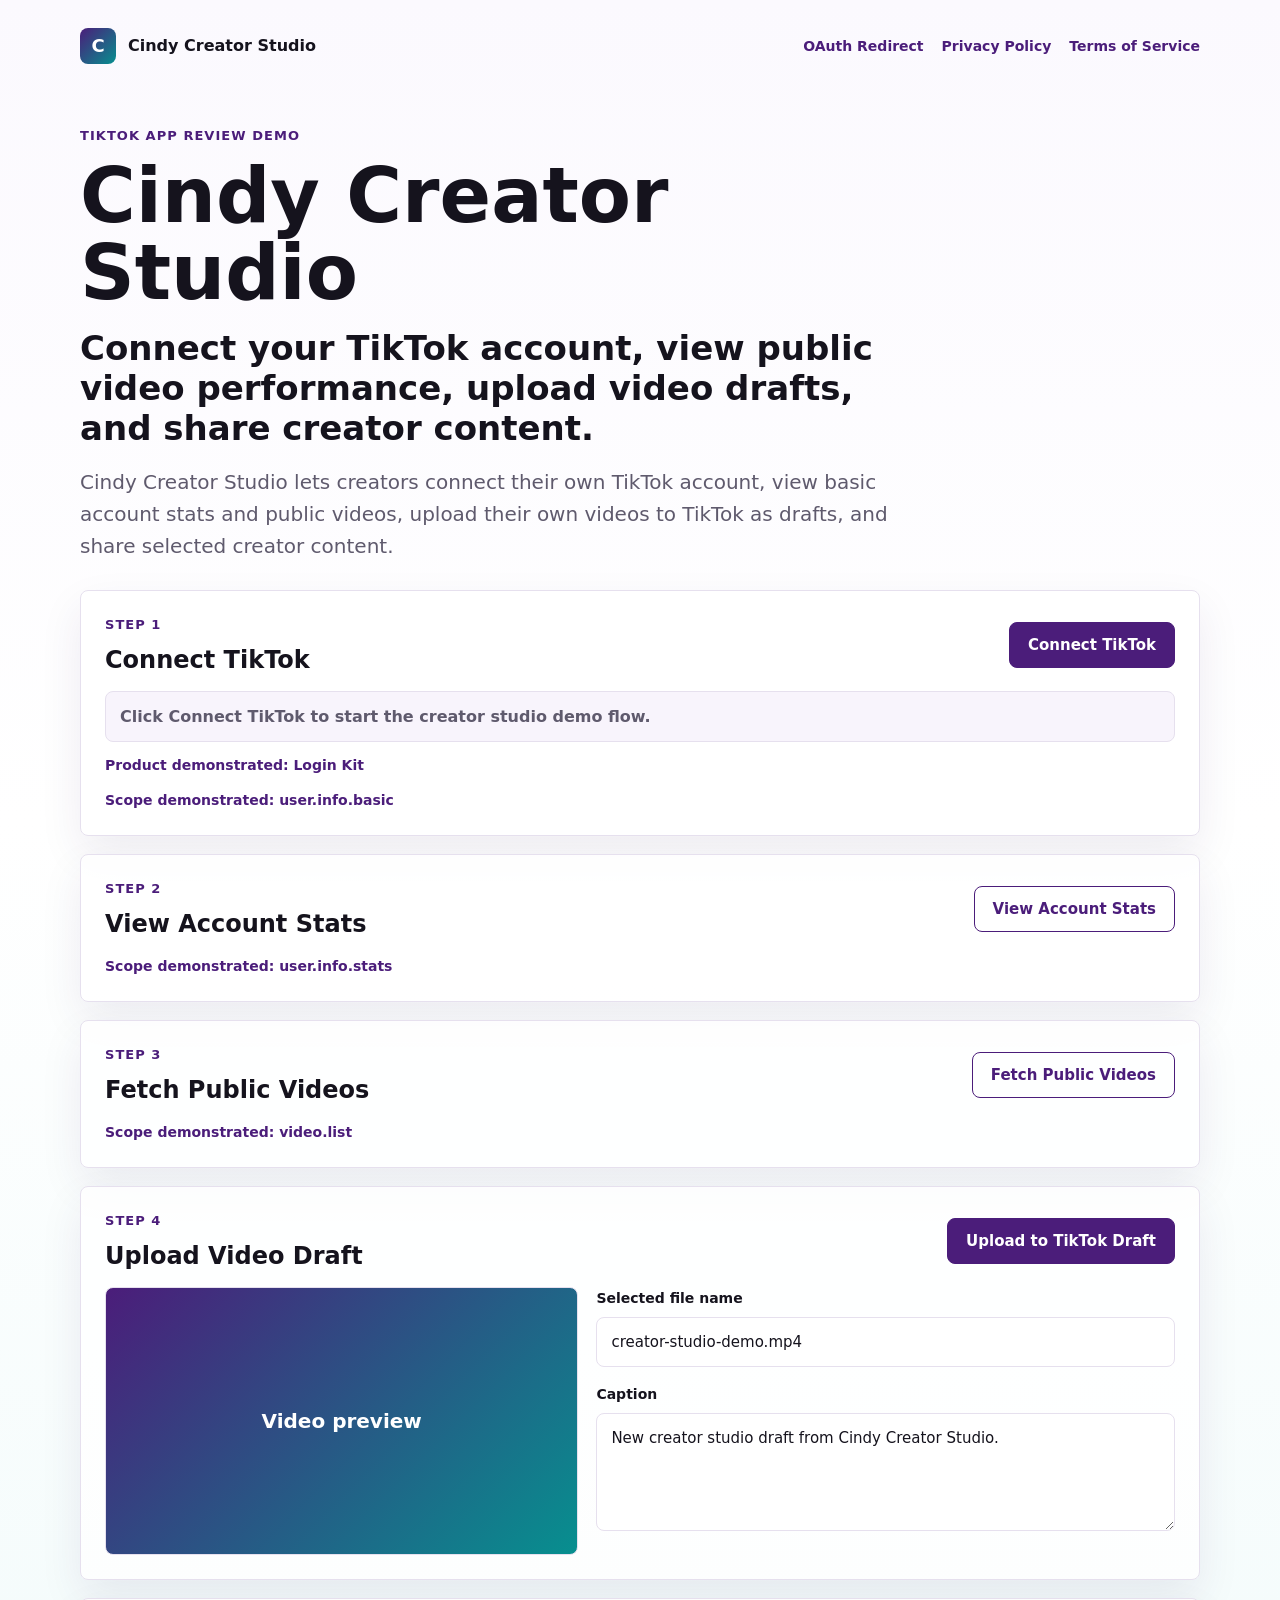
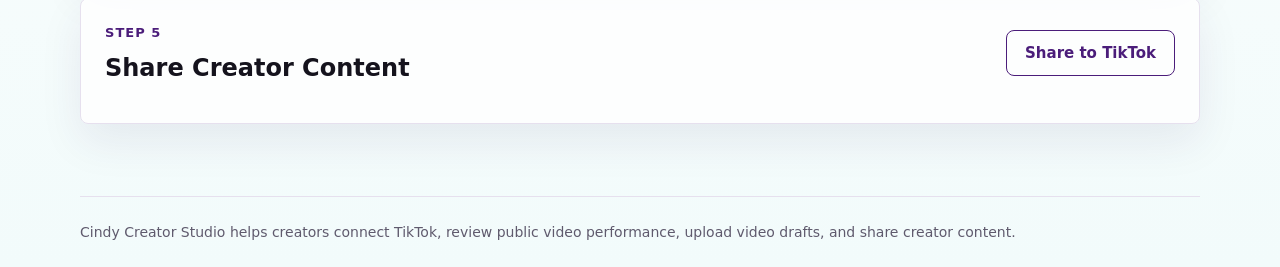
<file: index.html>
<!doctype html>
<html lang="en">
  <head>
    <meta charset="utf-8">
    <meta name="viewport" content="width=device-width, initial-scale=1">
    <title>Cindy Creator Studio</title>
    <meta name="description" content="Cindy Creator Studio lets creators connect TikTok, view public video performance, upload video drafts, and share creator content.">
    <link rel="stylesheet" href="styles.css">
  </head>
  <body>
    <header class="site-header">
      <a class="brand" href="index.html">
        <span class="brand-mark">C</span>
        <span>Cindy Creator Studio</span>
      </a>
      <nav class="nav" aria-label="Site pages">
        <a href="callback.html">OAuth Redirect</a>
        <a href="privacy.html">Privacy Policy</a>
        <a href="terms.html">Terms of Service</a>
      </nav>
    </header>

    <main class="demo-shell">
      <section class="demo-hero" aria-label="Application overview">
        <p class="eyebrow">TikTok app review demo</p>
        <h1>Cindy Creator Studio</h1>
        <p class="subtitle">Connect your TikTok account, view public video performance, upload video drafts, and share creator content.</p>
        <p class="lede">Cindy Creator Studio lets creators connect their own TikTok account, view basic account stats and public videos, upload their own videos to TikTok as drafts, and share selected creator content.</p>
      </section>

      <section class="demo-panel" aria-label="Connect TikTok demo">
        <div class="step-header">
          <div>
            <p class="eyebrow">Step 1</p>
            <h2>Connect TikTok</h2>
          </div>
          <button class="button" type="button" id="connectButton">Connect TikTok</button>
        </div>
        <div class="status-banner is-muted" id="connectStatus">Click Connect TikTok to start the creator studio demo flow.</div>
        <div class="profile-card compact is-hidden" id="basicProfile">
          <div class="avatar-placeholder" aria-label="Avatar placeholder">CD</div>
          <div>
            <p class="profile-name">Cindy Demo Creator</p>
            <p class="profile-detail">Display name: Cindy Demo Creator</p>
            <p class="profile-detail">Open ID: open_id_cindy_demo_2026</p>
          </div>
        </div>
        <p class="scope-label">Product demonstrated: Login Kit</p>
        <p class="scope-label">Scope demonstrated: user.info.basic</p>
      </section>

      <section class="demo-panel" aria-label="Account stats demo">
        <div class="step-header">
          <div>
            <p class="eyebrow">Step 2</p>
            <h2>View Account Stats</h2>
          </div>
          <button class="button secondary" type="button" id="statsButton">View Account Stats</button>
        </div>
        <div class="metric-grid is-hidden" id="statsGrid">
          <div class="metric">
            <span>Follower count</span>
            <strong>12,345</strong>
          </div>
          <div class="metric">
            <span>Following count</span>
            <strong>321</strong>
          </div>
          <div class="metric">
            <span>Likes count</span>
            <strong>88,000</strong>
          </div>
          <div class="metric">
            <span>Video count</span>
            <strong>128</strong>
          </div>
        </div>
        <p class="scope-label">Scope demonstrated: user.info.stats</p>
      </section>

      <section class="demo-panel" aria-label="Public videos demo">
        <div class="step-header">
          <div>
            <p class="eyebrow">Step 3</p>
            <h2>Fetch Public Videos</h2>
          </div>
          <button class="button secondary" type="button" id="videosButton">Fetch Public Videos</button>
        </div>
        <p class="scope-label">Scope demonstrated: video.list</p>
        <div class="table-wrap is-hidden" id="videosTableWrap">
          <table>
            <thead>
              <tr>
                <th>Caption</th>
                <th>Video URL</th>
                <th>Publish time</th>
                <th>View count</th>
                <th>Like count</th>
                <th>Comment count</th>
                <th>Share count</th>
              </tr>
            </thead>
            <tbody>
              <tr>
                <td>Morning creator routine</td>
                <td><a href="https://www.tiktok.com/@cindy.demo/video/1001">tiktok.com/@cindy.demo/video/1001</a></td>
                <td>2026-05-18 09:30</td>
                <td>24,810</td>
                <td>2,104</td>
                <td>86</td>
                <td>319</td>
              </tr>
              <tr>
                <td>Behind the scenes setup</td>
                <td><a href="https://www.tiktok.com/@cindy.demo/video/1002">tiktok.com/@cindy.demo/video/1002</a></td>
                <td>2026-05-17 14:12</td>
                <td>18,402</td>
                <td>1,448</td>
                <td>54</td>
                <td>211</td>
              </tr>
              <tr>
                <td>Creator Q&amp;A highlights</td>
                <td><a href="https://www.tiktok.com/@cindy.demo/video/1003">tiktok.com/@cindy.demo/video/1003</a></td>
                <td>2026-05-16 18:45</td>
                <td>31,775</td>
                <td>3,092</td>
                <td>127</td>
                <td>406</td>
              </tr>
            </tbody>
          </table>
        </div>
      </section>

      <section class="demo-panel" aria-label="Upload video draft demo">
        <div class="step-header">
          <div>
            <p class="eyebrow">Step 4</p>
            <h2>Upload Video Draft</h2>
          </div>
          <button class="button" type="button" id="uploadButton">Upload to TikTok Draft</button>
        </div>
        <div class="upload-demo">
          <div class="video-preview-placeholder">Video preview</div>
          <div>
            <label class="field-label" for="mockFile">Selected file name</label>
            <input class="text-input" id="mockFile" type="text" value="creator-studio-demo.mp4">
            <label class="field-label" for="captionField">Caption</label>
            <textarea class="text-input caption-input" id="captionField">New creator studio draft from Cindy Creator Studio.</textarea>
          </div>
        </div>
        <div class="status-stack is-hidden" id="uploadResult">
          <div class="status-banner">Product demonstrated: Content Posting API</div>
          <div class="status-banner">Scope demonstrated: video.upload</div>
          <div class="status-banner">Video uploaded to TikTok as a draft.</div>
          <div class="status-banner">The creator continues editing and publishing inside TikTok.</div>
        </div>
      </section>

      <section class="demo-panel" aria-label="Share Kit demo">
        <div class="step-header">
          <div>
            <p class="eyebrow">Step 5</p>
            <h2>Share Creator Content</h2>
          </div>
          <button class="button secondary" type="button" id="shareButton">Share to TikTok</button>
        </div>
        <div class="status-stack is-hidden" id="shareResult">
          <div class="status-banner">Product demonstrated: Share Kit</div>
          <div class="status-banner">Share Kit opens TikTok so the creator can share selected content.</div>
        </div>
      </section>
    </main>

    <footer class="site-footer">
      Cindy Creator Studio helps creators connect TikTok, review public video performance, upload video drafts, and share creator content.
    </footer>

    <script>
      const connectButton = document.querySelector('#connectButton');
      const connectStatus = document.querySelector('#connectStatus');
      const basicProfile = document.querySelector('#basicProfile');
      const statsButton = document.querySelector('#statsButton');
      const statsGrid = document.querySelector('#statsGrid');
      const videosButton = document.querySelector('#videosButton');
      const videosTableWrap = document.querySelector('#videosTableWrap');
      const uploadButton = document.querySelector('#uploadButton');
      const uploadResult = document.querySelector('#uploadResult');
      const shareButton = document.querySelector('#shareButton');
      const shareResult = document.querySelector('#shareResult');

      connectButton.addEventListener('click', () => {
        connectStatus.classList.remove('is-muted');
        connectStatus.textContent = 'TikTok account connected through Login Kit.';
        basicProfile.classList.remove('is-hidden');
      });

      statsButton.addEventListener('click', () => {
        statsGrid.classList.remove('is-hidden');
      });

      videosButton.addEventListener('click', () => {
        videosTableWrap.classList.remove('is-hidden');
      });

      uploadButton.addEventListener('click', () => {
        uploadResult.classList.remove('is-hidden');
      });

      shareButton.addEventListener('click', () => {
        shareResult.classList.remove('is-hidden');
      });
    </script>
  </body>
</html>
</file>
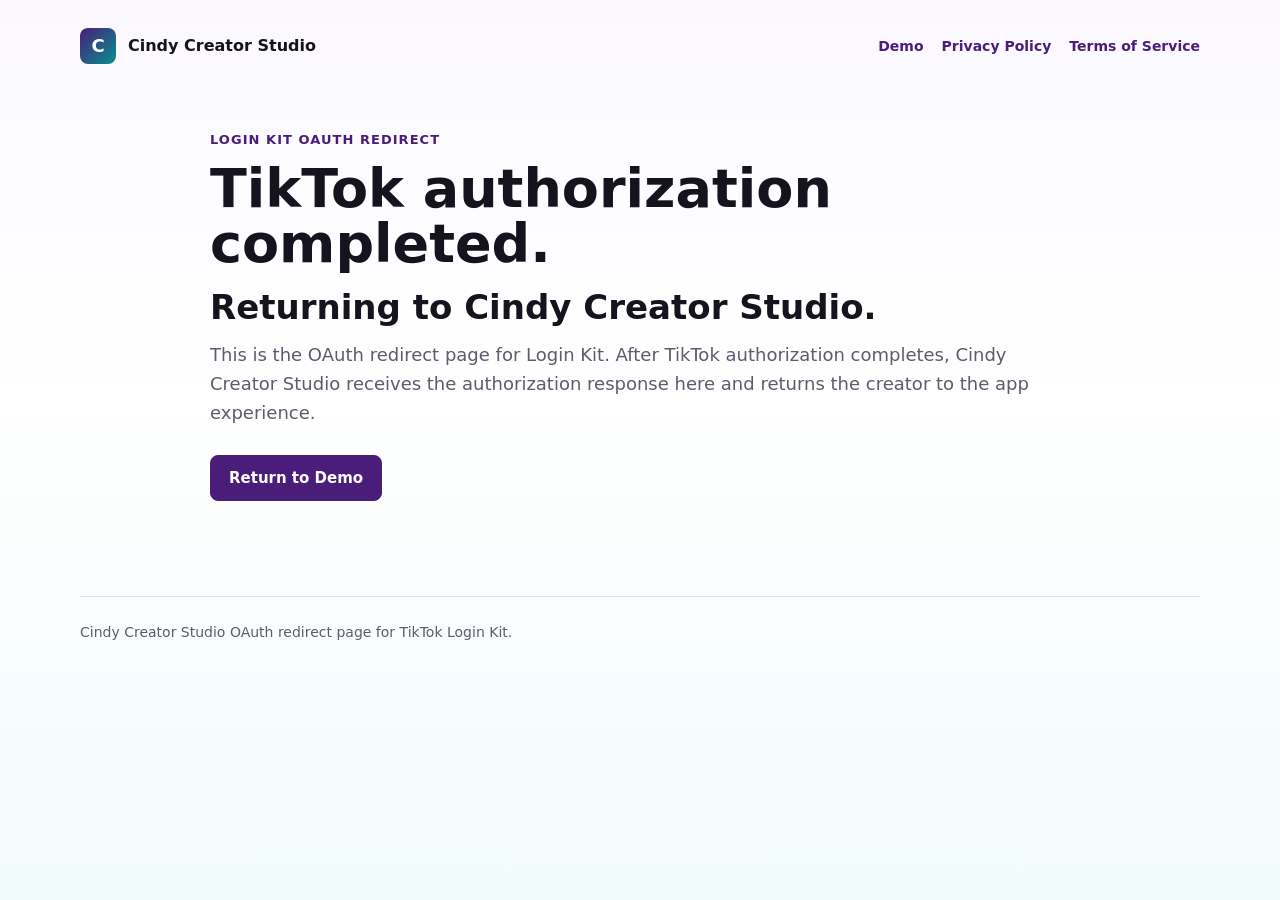
<file: callback.html>
<!doctype html>
<html lang="en">
  <head>
    <meta charset="utf-8">
    <meta name="viewport" content="width=device-width, initial-scale=1">
    <title>OAuth Redirect | Cindy Creator Studio</title>
    <meta name="description" content="OAuth redirect page for Cindy Creator Studio Login Kit authorization.">
    <link rel="stylesheet" href="styles.css">
  </head>
  <body>
    <header class="site-header">
      <a class="brand" href="index.html">
        <span class="brand-mark">C</span>
        <span>Cindy Creator Studio</span>
      </a>
      <nav class="nav" aria-label="Site pages">
        <a href="index.html">Demo</a>
        <a href="privacy.html">Privacy Policy</a>
        <a href="terms.html">Terms of Service</a>
      </nav>
    </header>

    <main class="content callback-content">
      <p class="eyebrow">Login Kit OAuth Redirect</p>
      <h1>TikTok authorization completed.</h1>
      <p class="subtitle">Returning to Cindy Creator Studio.</p>
      <p>This is the OAuth redirect page for Login Kit. After TikTok authorization completes, Cindy Creator Studio receives the authorization response here and returns the creator to the app experience.</p>
      <p><a class="button inline-button" href="index.html">Return to Demo</a></p>
    </main>

    <footer class="site-footer">
      Cindy Creator Studio OAuth redirect page for TikTok Login Kit.
    </footer>
  </body>
</html>
</file>
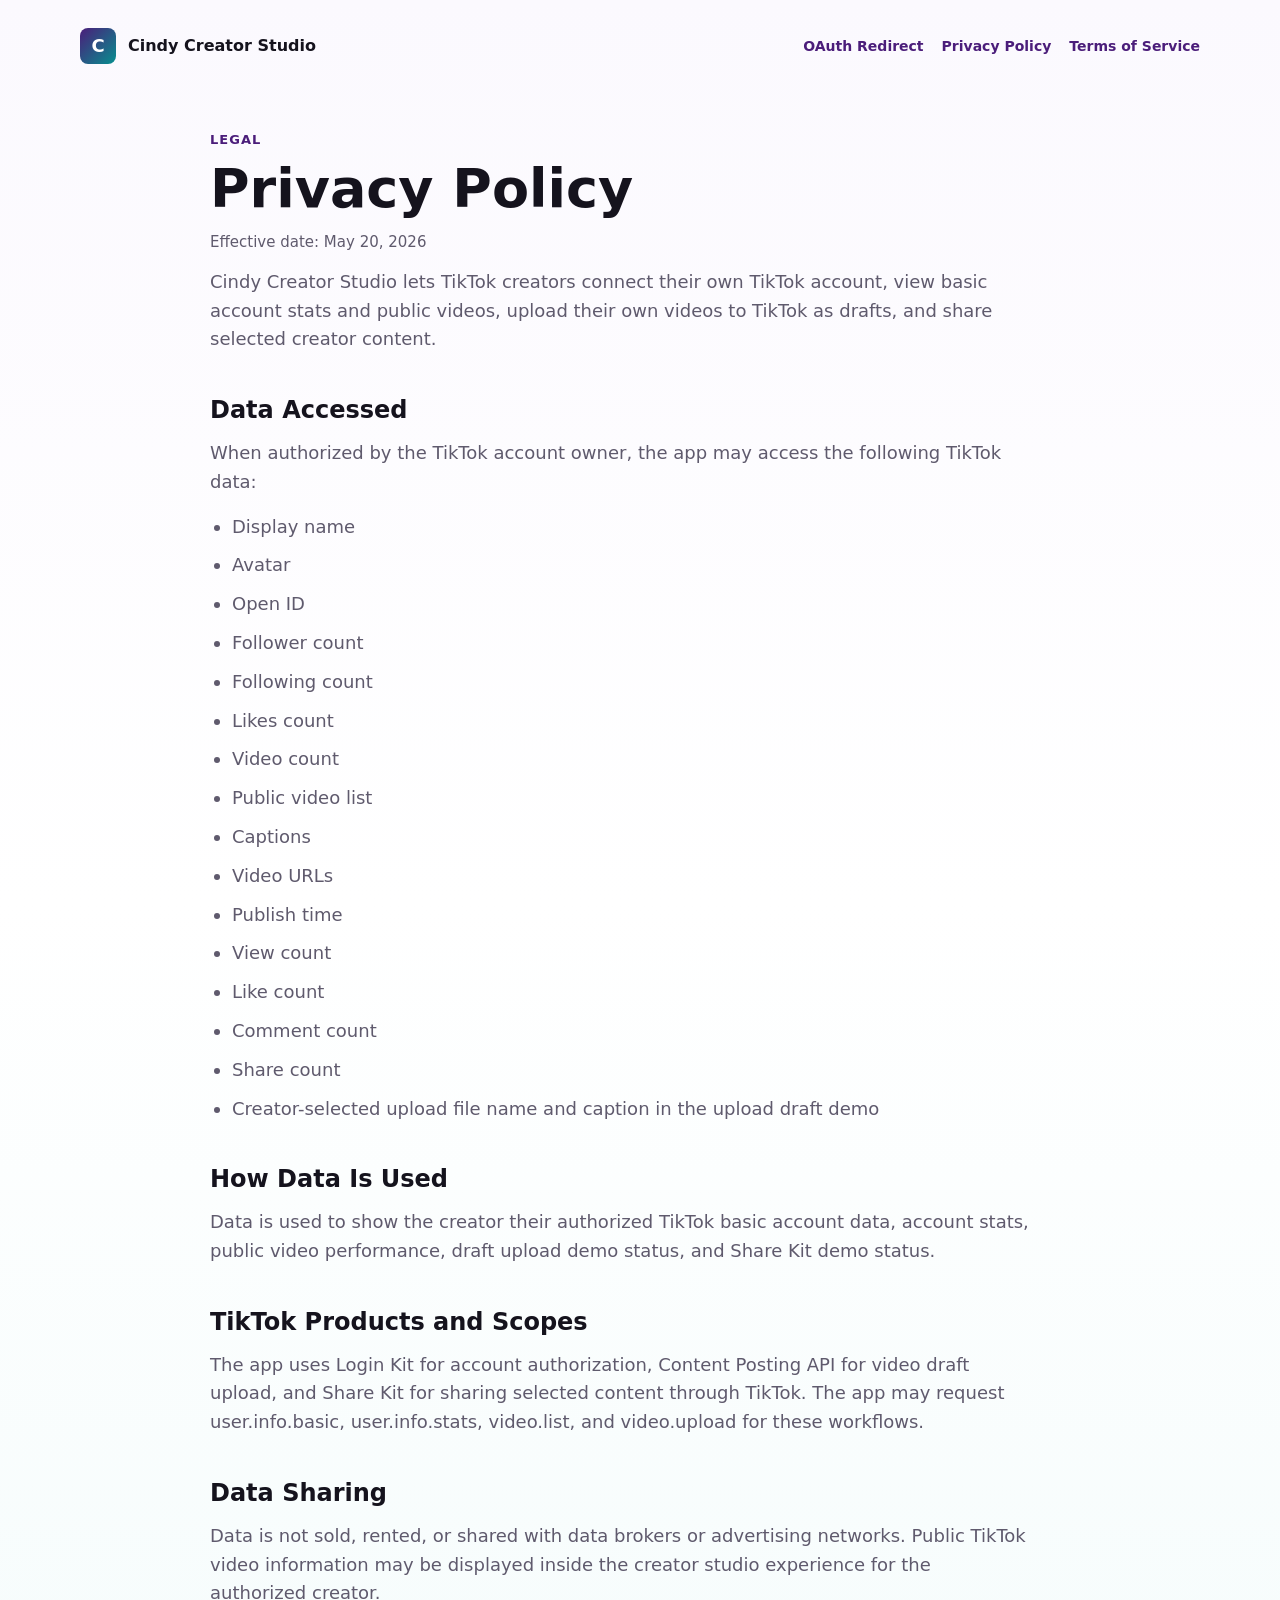
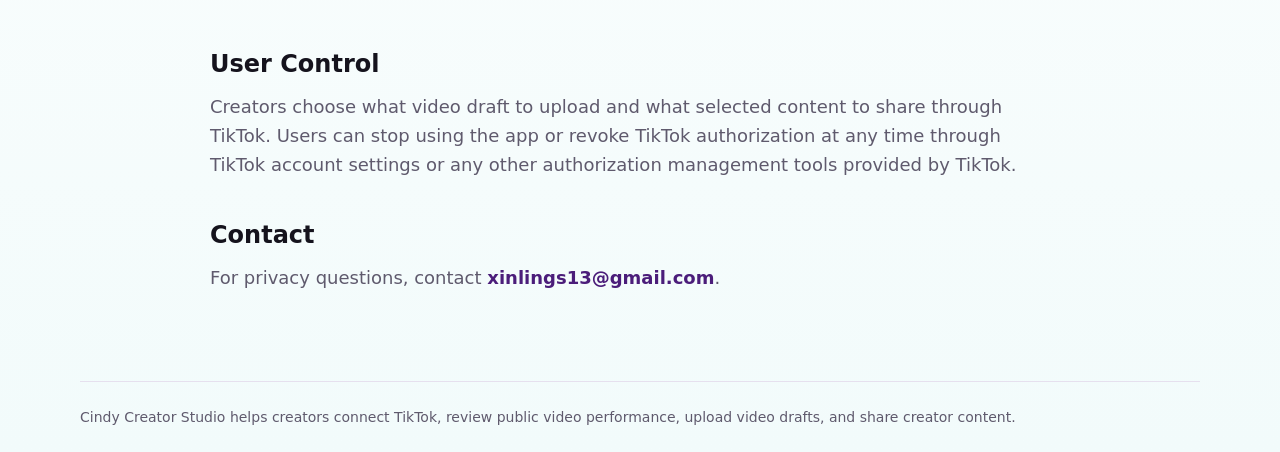
<file: privacy.html>
<!doctype html>
<html lang="en">
  <head>
    <meta charset="utf-8">
    <meta name="viewport" content="width=device-width, initial-scale=1">
    <title>Privacy Policy | Cindy Creator Studio</title>
    <meta name="description" content="Privacy Policy for Cindy Creator Studio.">
    <link rel="stylesheet" href="styles.css">
  </head>
  <body>
    <header class="site-header">
      <a class="brand" href="index.html">
        <span class="brand-mark">C</span>
        <span>Cindy Creator Studio</span>
      </a>
      <nav class="nav" aria-label="Site pages">
        <a href="callback.html">OAuth Redirect</a>
        <a href="privacy.html">Privacy Policy</a>
        <a href="terms.html">Terms of Service</a>
      </nav>
    </header>

    <main class="content">
      <p class="eyebrow">Legal</p>
      <h1>Privacy Policy</h1>
      <p class="meta">Effective date: May 20, 2026</p>

      <p>Cindy Creator Studio lets TikTok creators connect their own TikTok account, view basic account stats and public videos, upload their own videos to TikTok as drafts, and share selected creator content.</p>

      <h2>Data Accessed</h2>
      <p>When authorized by the TikTok account owner, the app may access the following TikTok data:</p>
      <ul>
        <li>Display name</li>
        <li>Avatar</li>
        <li>Open ID</li>
        <li>Follower count</li>
        <li>Following count</li>
        <li>Likes count</li>
        <li>Video count</li>
        <li>Public video list</li>
        <li>Captions</li>
        <li>Video URLs</li>
        <li>Publish time</li>
        <li>View count</li>
        <li>Like count</li>
        <li>Comment count</li>
        <li>Share count</li>
        <li>Creator-selected upload file name and caption in the upload draft demo</li>
      </ul>

      <h2>How Data Is Used</h2>
      <p>Data is used to show the creator their authorized TikTok basic account data, account stats, public video performance, draft upload demo status, and Share Kit demo status.</p>

      <h2>TikTok Products and Scopes</h2>
      <p>The app uses Login Kit for account authorization, Content Posting API for video draft upload, and Share Kit for sharing selected content through TikTok. The app may request user.info.basic, user.info.stats, video.list, and video.upload for these workflows.</p>

      <h2>Data Sharing</h2>
      <p>Data is not sold, rented, or shared with data brokers or advertising networks. Public TikTok video information may be displayed inside the creator studio experience for the authorized creator.</p>

      <h2>User Control</h2>
      <p>Creators choose what video draft to upload and what selected content to share through TikTok. Users can stop using the app or revoke TikTok authorization at any time through TikTok account settings or any other authorization management tools provided by TikTok.</p>

      <h2>Contact</h2>
      <p>For privacy questions, contact <a href="mailto:xinlings13@gmail.com">xinlings13@gmail.com</a>.</p>
    </main>

    <footer class="site-footer">
      Cindy Creator Studio helps creators connect TikTok, review public video performance, upload video drafts, and share creator content.
    </footer>
  </body>
</html>
</file>
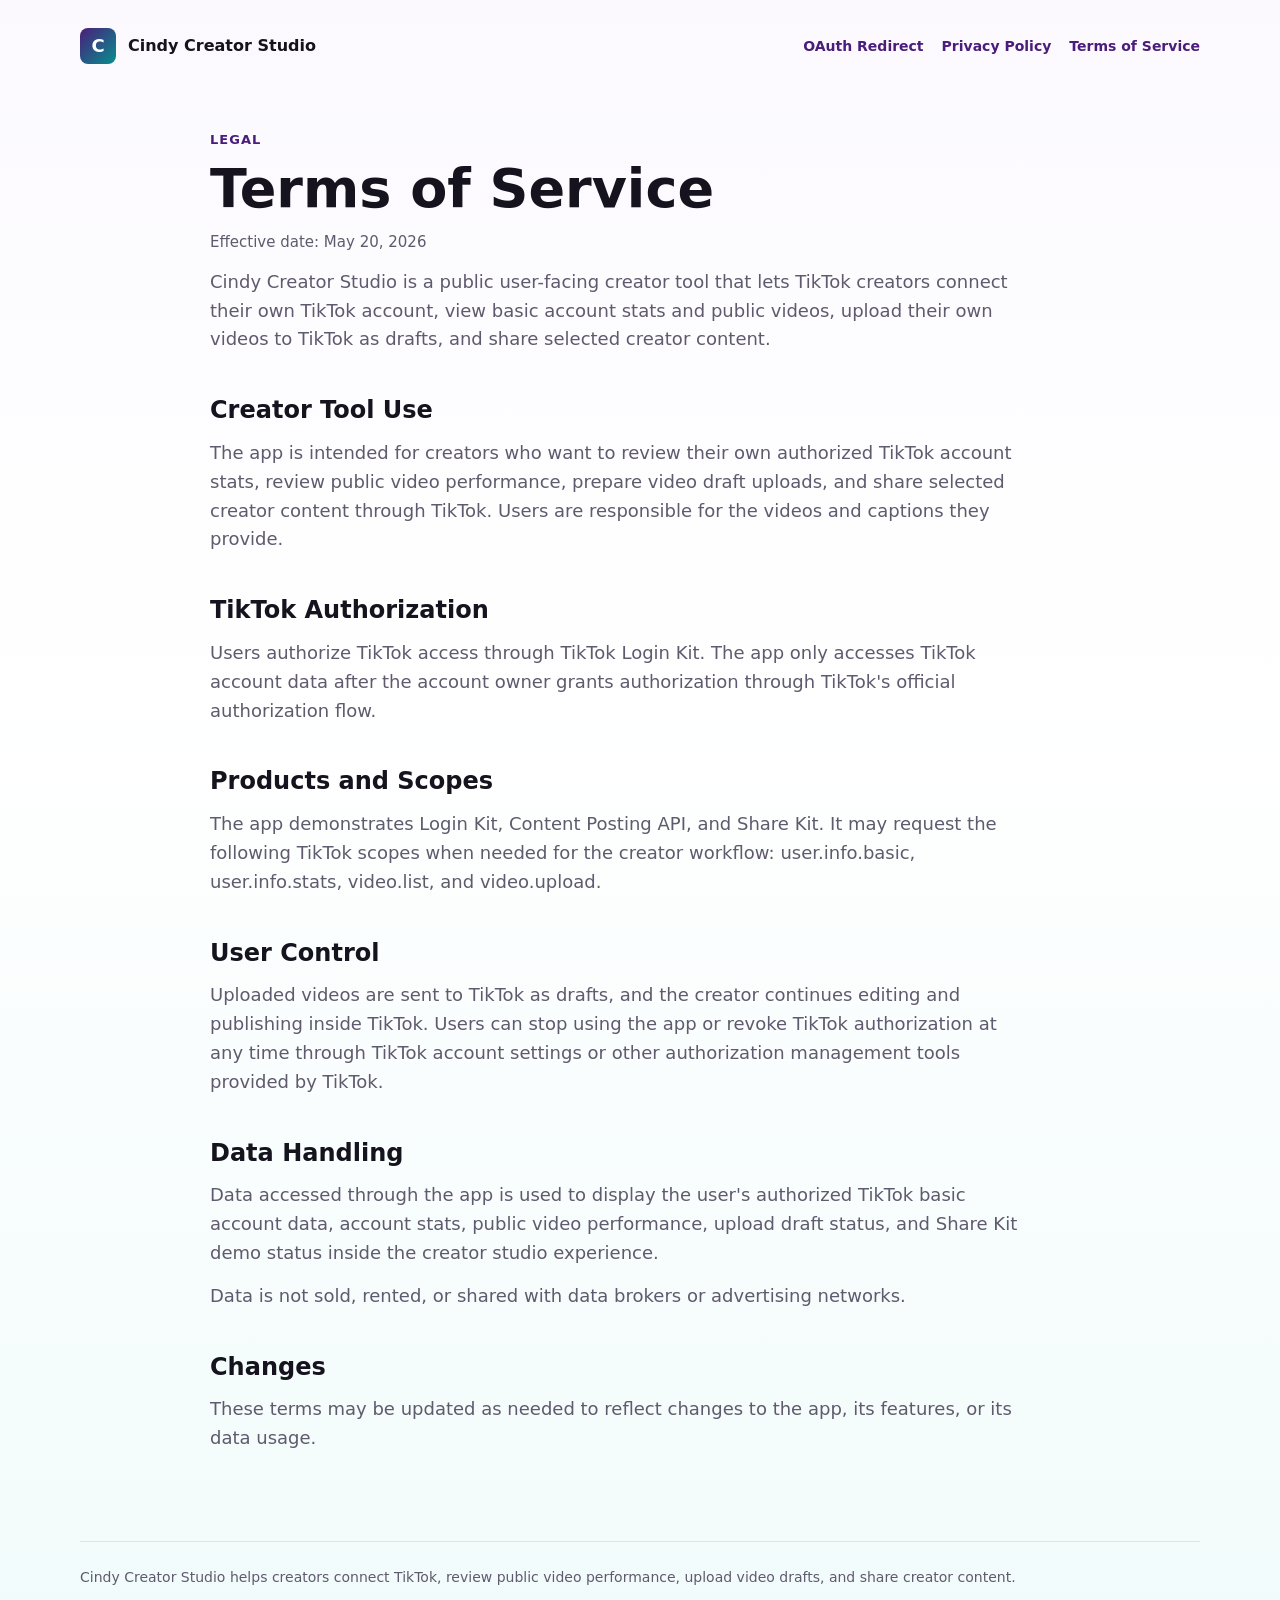
<file: terms.html>
<!doctype html>
<html lang="en">
  <head>
    <meta charset="utf-8">
    <meta name="viewport" content="width=device-width, initial-scale=1">
    <title>Terms of Service | Cindy Creator Studio</title>
    <meta name="description" content="Terms of Service for Cindy Creator Studio.">
    <link rel="stylesheet" href="styles.css">
  </head>
  <body>
    <header class="site-header">
      <a class="brand" href="index.html">
        <span class="brand-mark">C</span>
        <span>Cindy Creator Studio</span>
      </a>
      <nav class="nav" aria-label="Site pages">
        <a href="callback.html">OAuth Redirect</a>
        <a href="privacy.html">Privacy Policy</a>
        <a href="terms.html">Terms of Service</a>
      </nav>
    </header>

    <main class="content">
      <p class="eyebrow">Legal</p>
      <h1>Terms of Service</h1>
      <p class="meta">Effective date: May 20, 2026</p>

      <p>Cindy Creator Studio is a public user-facing creator tool that lets TikTok creators connect their own TikTok account, view basic account stats and public videos, upload their own videos to TikTok as drafts, and share selected creator content.</p>

      <h2>Creator Tool Use</h2>
      <p>The app is intended for creators who want to review their own authorized TikTok account stats, review public video performance, prepare video draft uploads, and share selected creator content through TikTok. Users are responsible for the videos and captions they provide.</p>

      <h2>TikTok Authorization</h2>
      <p>Users authorize TikTok access through TikTok Login Kit. The app only accesses TikTok account data after the account owner grants authorization through TikTok's official authorization flow.</p>

      <h2>Products and Scopes</h2>
      <p>The app demonstrates Login Kit, Content Posting API, and Share Kit. It may request the following TikTok scopes when needed for the creator workflow: user.info.basic, user.info.stats, video.list, and video.upload.</p>

      <h2>User Control</h2>
      <p>Uploaded videos are sent to TikTok as drafts, and the creator continues editing and publishing inside TikTok. Users can stop using the app or revoke TikTok authorization at any time through TikTok account settings or other authorization management tools provided by TikTok.</p>

      <h2>Data Handling</h2>
      <p>Data accessed through the app is used to display the user's authorized TikTok basic account data, account stats, public video performance, upload draft status, and Share Kit demo status inside the creator studio experience.</p>
      <p>Data is not sold, rented, or shared with data brokers or advertising networks.</p>

      <h2>Changes</h2>
      <p>These terms may be updated as needed to reflect changes to the app, its features, or its data usage.</p>
    </main>

    <footer class="site-footer">
      Cindy Creator Studio helps creators connect TikTok, review public video performance, upload video drafts, and share creator content.
    </footer>
  </body>
</html>
</file>
<file: styles.css>
:root {
  color-scheme: light;
  --ink: #15131d;
  --muted: #5f5a6d;
  --line: #e6e0ee;
  --surface: #ffffff;
  --soft: #f8f4fc;
  --accent: #4b1d7a;
  --teal: #078f8f;
  --success: #0f7a45;
  --success-soft: #eaf8f0;
}

* {
  box-sizing: border-box;
}

body {
  margin: 0;
  min-height: 100vh;
  color: var(--ink);
  background: linear-gradient(180deg, #fbf9fe 0%, #ffffff 44%, #f2fbfb 100%);
  font-family: Inter, ui-sans-serif, system-ui, -apple-system, BlinkMacSystemFont, "Segoe UI", sans-serif;
  line-height: 1.6;
}

a {
  color: var(--accent);
  font-weight: 700;
  text-decoration: none;
}

a:hover {
  text-decoration: underline;
}

.site-header,
.demo-shell,
.content,
.site-footer {
  width: min(100% - 48px, 1120px);
  margin: 0 auto;
}

.site-header {
  display: flex;
  align-items: center;
  justify-content: space-between;
  gap: 24px;
  padding: 28px 0;
}

.brand {
  display: inline-flex;
  align-items: center;
  gap: 12px;
  color: var(--ink);
  font-weight: 800;
}

.brand-mark {
  display: grid;
  width: 36px;
  height: 36px;
  place-items: center;
  border-radius: 8px;
  color: #fff;
  background: linear-gradient(135deg, var(--accent), var(--teal));
  font-size: 18px;
}

.nav {
  display: flex;
  gap: 18px;
  font-size: 14px;
}

.demo-shell {
  display: grid;
  gap: 18px;
  padding: 34px 0 72px;
}

.demo-hero {
  max-width: 860px;
  padding-bottom: 10px;
}

.eyebrow {
  margin: 0 0 10px;
  color: var(--accent);
  font-size: 13px;
  font-weight: 800;
  letter-spacing: 0.08em;
  text-transform: uppercase;
}

h1 {
  max-width: 760px;
  margin: 0;
  font-size: clamp(42px, 7vw, 76px);
  line-height: 1.02;
  letter-spacing: 0;
}

h2 {
  margin: 0;
  font-size: 24px;
  line-height: 1.2;
}

p {
  max-width: 820px;
  margin: 14px 0 0;
  color: var(--muted);
  font-size: 18px;
}

.subtitle {
  margin-top: 16px;
  color: var(--ink);
  font-size: clamp(24px, 3vw, 34px);
  font-weight: 800;
  line-height: 1.18;
}

.lede {
  margin-top: 18px;
  font-size: 20px;
}

.demo-panel {
  padding: 24px;
  border: 1px solid var(--line);
  border-radius: 8px;
  background: rgba(255, 255, 255, 0.84);
  box-shadow: 0 18px 44px rgba(55, 31, 84, 0.08);
}

.step-header {
  display: flex;
  align-items: center;
  justify-content: space-between;
  gap: 18px;
  margin-bottom: 16px;
}

.button {
  display: inline-flex;
  align-items: center;
  justify-content: center;
  min-height: 46px;
  padding: 0 18px;
  border: 1px solid var(--accent);
  border-radius: 8px;
  background: var(--accent);
  color: #fff;
  font: inherit;
  font-size: 15px;
  font-weight: 800;
  cursor: pointer;
}

.button:hover {
  filter: brightness(1.04);
}

.button.secondary {
  background: transparent;
  color: var(--accent);
}

.status-banner {
  display: flex;
  align-items: center;
  min-height: 48px;
  padding: 12px 14px;
  border: 1px solid rgba(15, 122, 69, 0.25);
  border-radius: 8px;
  background: var(--success-soft);
  color: var(--success);
  font-weight: 800;
}

.status-banner.is-muted {
  border-color: var(--line);
  background: var(--soft);
  color: var(--muted);
}

.scope-label {
  margin-top: 12px;
  color: var(--accent);
  font-size: 14px;
  font-weight: 800;
}

.pill {
  display: inline-flex;
  align-items: center;
  min-height: 32px;
  padding: 0 12px;
  border: 1px solid var(--line);
  border-radius: 999px;
  color: var(--muted);
  background: #fff;
  font-size: 13px;
  font-weight: 800;
}

.profile-card {
  display: flex;
  align-items: center;
  gap: 18px;
  margin: 8px 0 18px;
}

.avatar-placeholder {
  display: grid;
  flex: 0 0 auto;
  width: 78px;
  height: 78px;
  place-items: center;
  border-radius: 8px;
  background: linear-gradient(135deg, var(--accent), var(--teal));
  color: #fff;
  font-size: 24px;
  font-weight: 900;
}

.profile-name {
  margin: 0;
  color: var(--ink);
  font-size: 24px;
  font-weight: 900;
}

.profile-detail {
  margin: 4px 0 0;
  color: var(--muted);
  font-size: 15px;
}

.metric-grid {
  display: grid;
  grid-template-columns: repeat(4, minmax(0, 1fr));
  gap: 12px;
}

.metric-grid.compact {
  grid-template-columns: repeat(3, minmax(0, 1fr));
  margin-top: 12px;
}

.metric {
  min-height: 92px;
  padding: 16px;
  border: 1px solid var(--line);
  border-radius: 8px;
  background: #fff;
}

.metric span {
  display: block;
  color: var(--muted);
  font-size: 14px;
  font-weight: 700;
}

.metric strong {
  display: block;
  margin-top: 8px;
  color: var(--ink);
  font-size: 28px;
  line-height: 1.05;
}

.table-wrap {
  margin-top: 16px;
  overflow-x: auto;
  border: 1px solid var(--line);
  border-radius: 8px;
  background: #fff;
}

table {
  width: 100%;
  min-width: 920px;
  border-collapse: collapse;
  font-size: 14px;
}

th,
td {
  padding: 13px 14px;
  border-bottom: 1px solid var(--line);
  text-align: left;
  vertical-align: top;
}

th {
  color: var(--ink);
  background: var(--soft);
  font-size: 13px;
  font-weight: 900;
}

tr:last-child td {
  border-bottom: 0;
}

.upload-demo {
  display: grid;
  grid-template-columns: minmax(220px, 0.9fr) minmax(280px, 1.1fr);
  gap: 18px;
  margin-top: 10px;
}

.video-preview-placeholder {
  display: grid;
  min-height: 220px;
  place-items: center;
  border: 1px solid var(--line);
  border-radius: 8px;
  background: linear-gradient(135deg, var(--accent), var(--teal));
  color: #fff;
  font-size: 20px;
  font-weight: 900;
}

.field-label {
  display: block;
  margin: 0 0 8px;
  color: var(--ink);
  font-size: 14px;
  font-weight: 900;
}

.field-label + .text-input {
  margin-bottom: 16px;
}

.text-input {
  width: 100%;
  padding: 12px 14px;
  border: 1px solid var(--line);
  border-radius: 8px;
  color: var(--ink);
  background: #fff;
  font: inherit;
  font-size: 15px;
}

.caption-input {
  min-height: 118px;
  resize: vertical;
}

.status-stack {
  display: grid;
  gap: 10px;
  margin-top: 16px;
}

.is-hidden {
  display: none;
}

.content {
  max-width: 860px;
  padding: 38px 0 88px;
}

.content h1 {
  font-size: clamp(34px, 5vw, 54px);
}

.content h2 {
  margin: 42px 0 12px;
}

.callback-content {
  min-height: 56vh;
}

.inline-button {
  width: auto;
  margin-top: 14px;
}

.meta {
  color: var(--muted);
  font-size: 15px;
}

ul {
  margin: 16px 0 0;
  padding-left: 22px;
  color: var(--muted);
  font-size: 18px;
}

li + li {
  margin-top: 10px;
}

.site-footer {
  padding: 24px 0;
  border-top: 1px solid var(--line);
  color: var(--muted);
  font-size: 14px;
}

@media (max-width: 860px) {
  .site-header,
  .demo-shell,
  .content,
  .site-footer {
    width: min(100% - 32px, 1120px);
  }

  .site-header,
  .step-header {
    align-items: flex-start;
    flex-direction: column;
  }

  .button {
    width: 100%;
  }

  .metric-grid,
  .metric-grid.compact,
  .upload-demo {
    grid-template-columns: repeat(2, minmax(0, 1fr));
  }

  .metric.wide {
    grid-column: 1 / -1;
  }
}

@media (max-width: 520px) {
  .metric-grid,
  .metric-grid.compact,
  .upload-demo {
    grid-template-columns: 1fr;
  }

  .profile-card {
    align-items: flex-start;
    flex-direction: column;
  }
}
</file>
